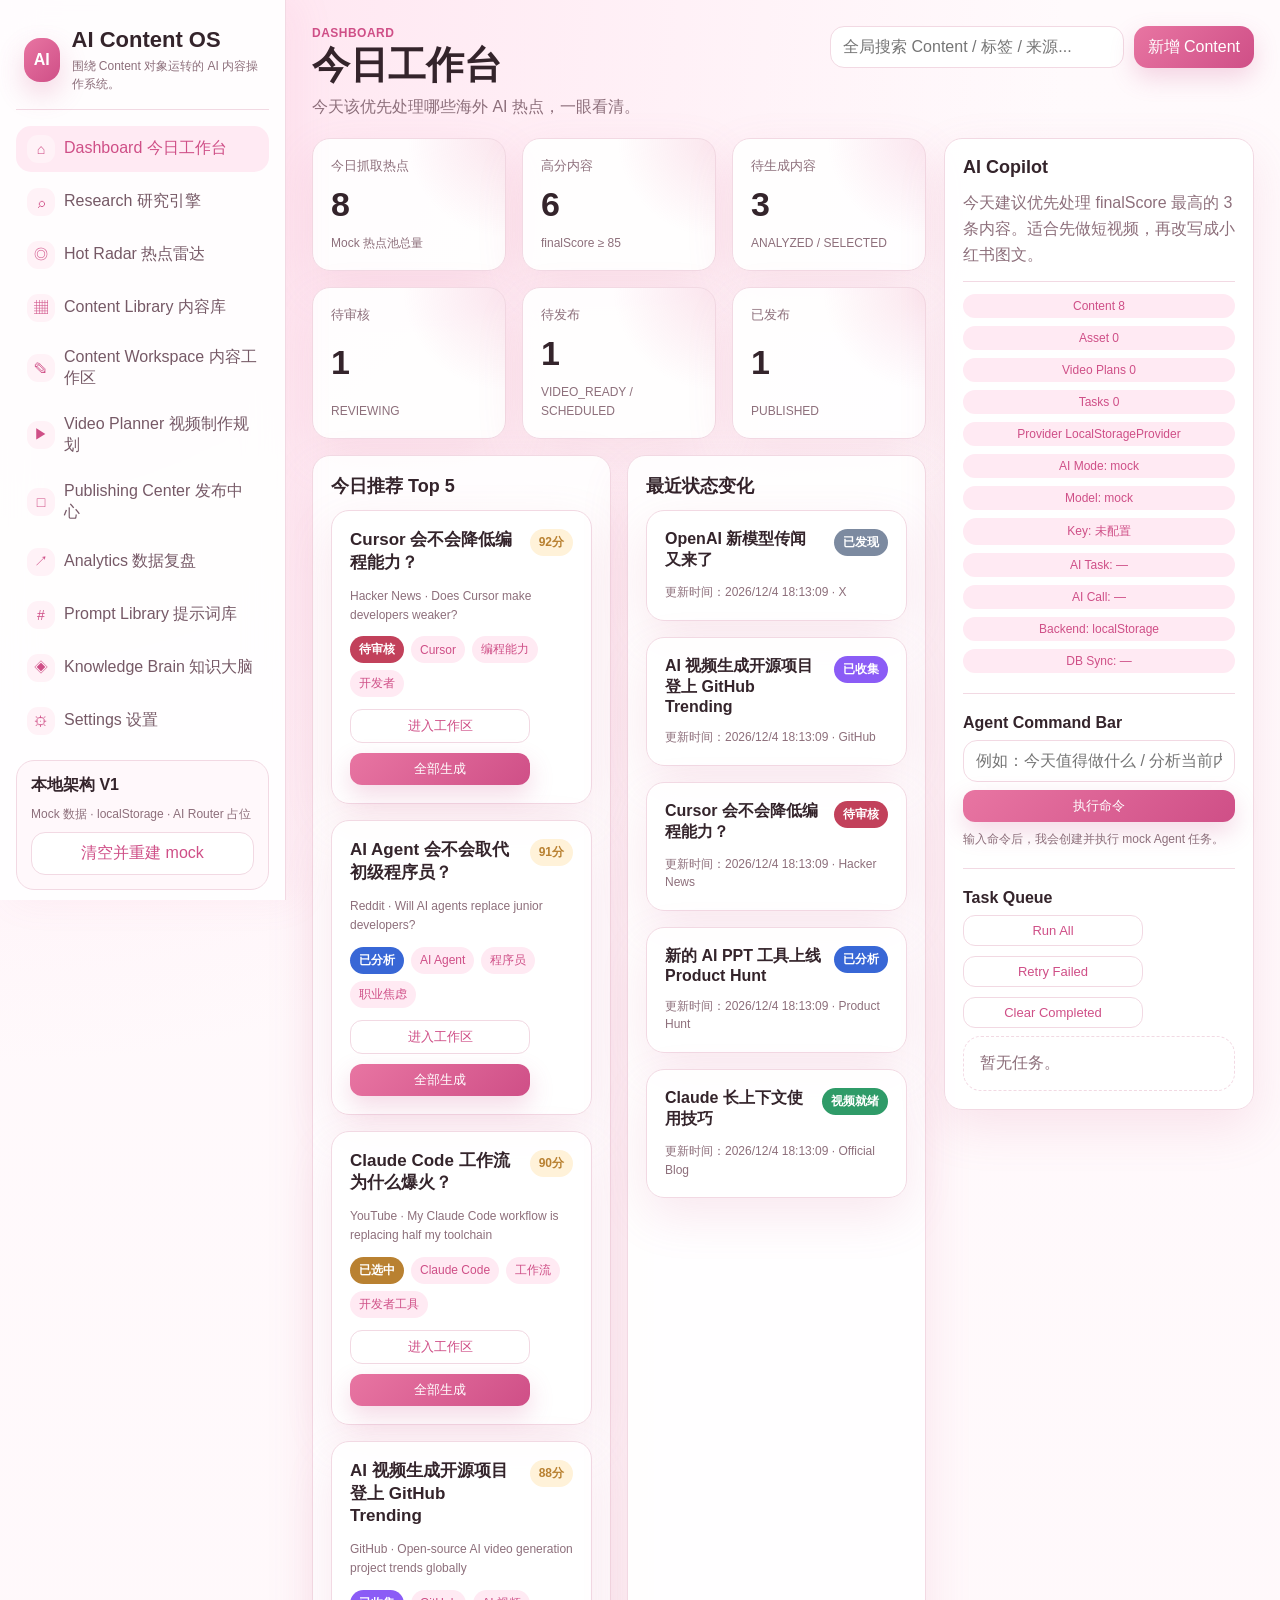
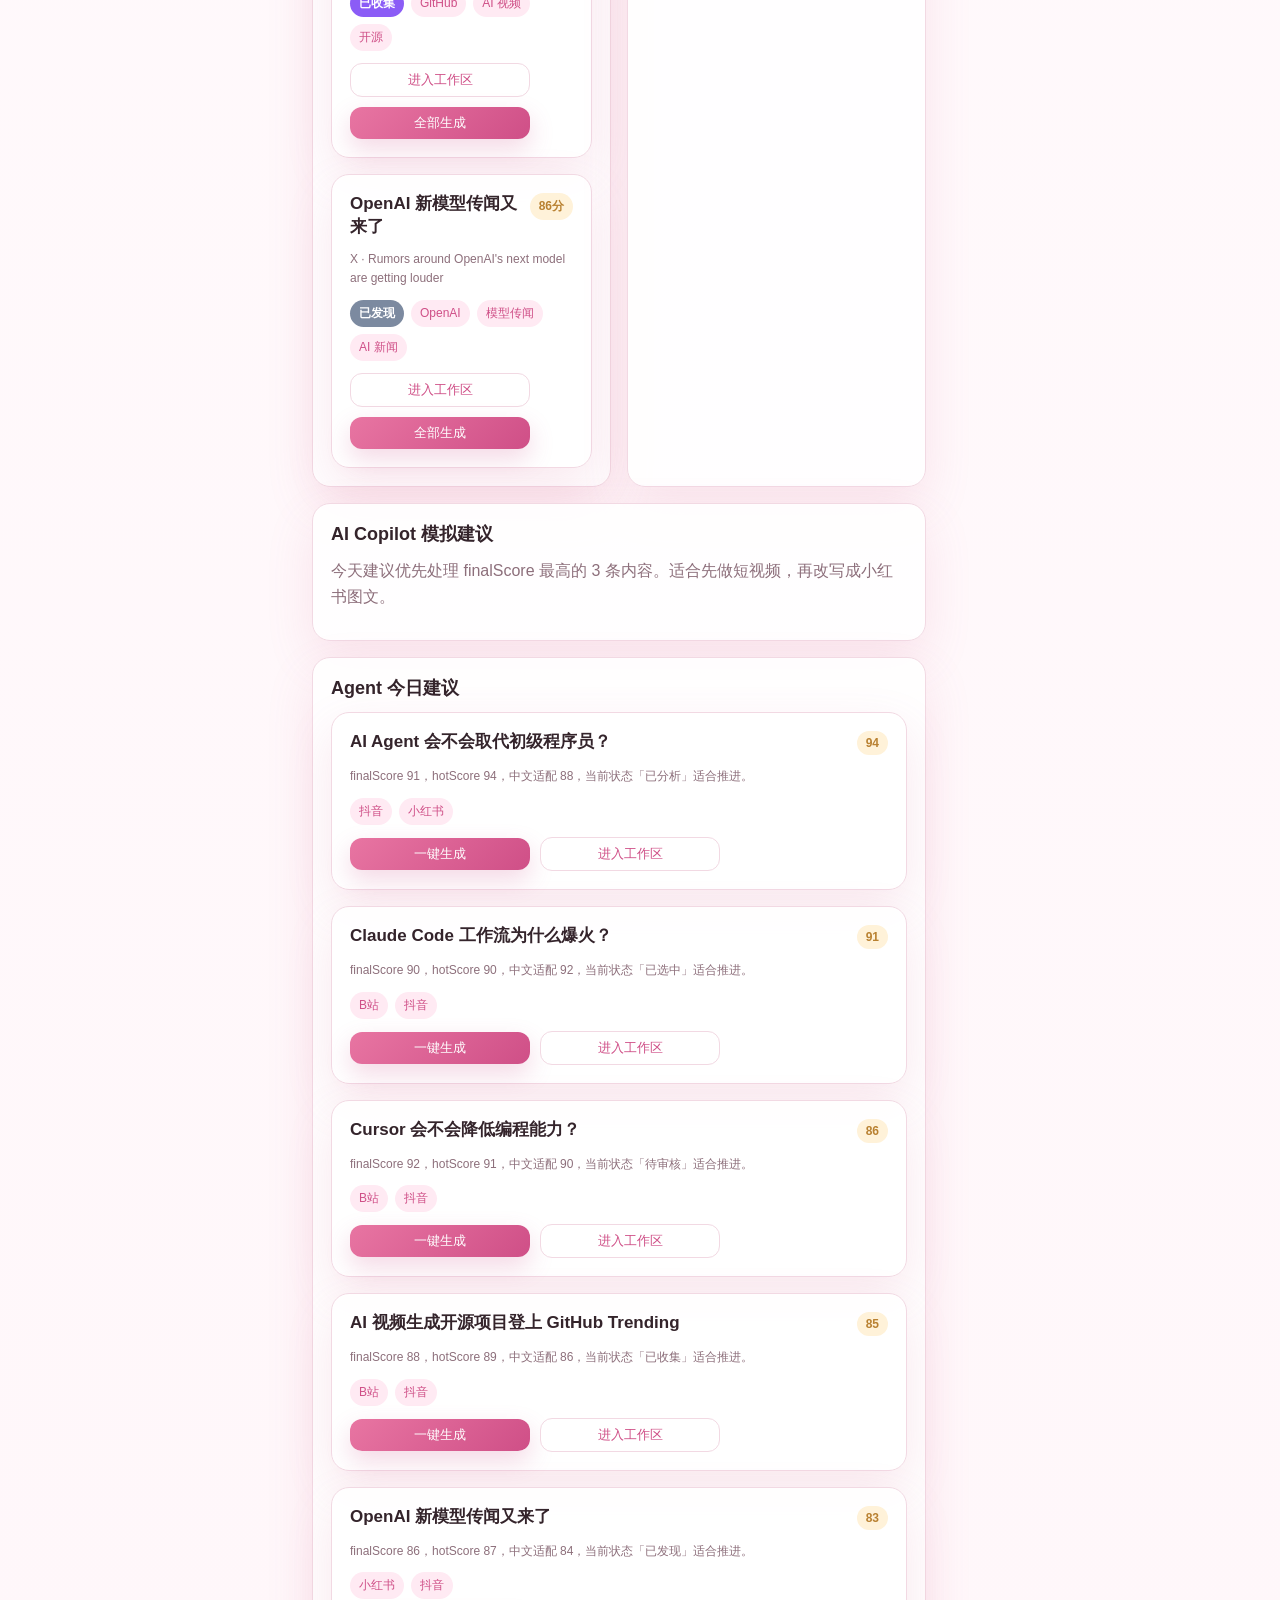
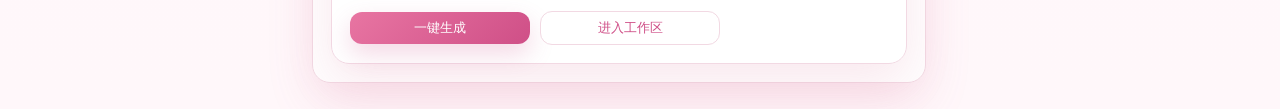
<file: index.html>
<!doctype html>
<html lang="zh-CN">
<head>
  <meta charset="utf-8" />
  <meta name="viewport" content="width=device-width, initial-scale=1" />
  <title>AI Content OS</title>
  <link rel="icon" href="data:image/svg+xml,%3Csvg xmlns='http://www.w3.org/2000/svg' viewBox='0 0 64 64'%3E%3Crect width='64' height='64' rx='18' fill='%23cf4f87'/%3E%3Ctext x='32' y='41' text-anchor='middle' font-size='28' font-family='Arial' font-weight='700' fill='white'%3EAI%3C/text%3E%3C/svg%3E" />
  <link rel="stylesheet" href="./app.css" />
</head>
<body>
  <div class="mobile-top">
    <button class="menu-btn" id="menuBtn" aria-label="打开导航">☰</button>
    <strong>AI Content OS</strong>
    <button class="btn ghost" id="mobileResetBtn">重置 mock</button>
  </div>
  <div class="overlay" id="overlay"></div>

  <div class="shell">
    <aside class="sidebar">
      <div class="brand">
        <span class="brand-mark">AI</span>
        <div>
          <h1>AI Content OS</h1>
          <p>围绕 Content 对象运转的 AI 内容操作系统。</p>
        </div>
      </div>
      <nav class="nav" id="nav"></nav>
      <div class="side-card">
        <strong>本地架构 V1</strong>
        <span>Mock 数据 · localStorage · AI Router 占位</span>
        <button class="btn ghost" id="resetMockBtn">清空并重建 mock</button>
      </div>
    </aside>

    <main class="main">
      <header class="topbar">
        <div>
          <p class="eyebrow" id="pageEyebrow">Dashboard</p>
          <h2 id="pageTitle">今日工作台</h2>
          <p id="pageSubtitle">今天该优先处理哪些海外 AI 热点，一眼看清。</p>
        </div>
        <div class="top-actions">
          <input id="globalSearch" placeholder="全局搜索 Content / 标签 / 来源..." />
          <button class="btn" id="newContentTopBtn">新增 Content</button>
        </div>
      </header>

      <div class="layout">
        <section class="content-area" id="app"></section>
        <aside class="copilot">
          <div class="card sticky">
            <h3>AI Copilot</h3>
            <p id="copilotText">今天建议优先处理 finalScore 最高的 3 条内容。适合先做短视频，再改写成小红书图文。</p>
            <div class="divider"></div>
            <div class="mini-stack" id="systemHealth"></div>
          </div>
        </aside>
      </div>
    </main>
  </div>

  <script src="./app.js"></script>
</body>
</html>
</file>
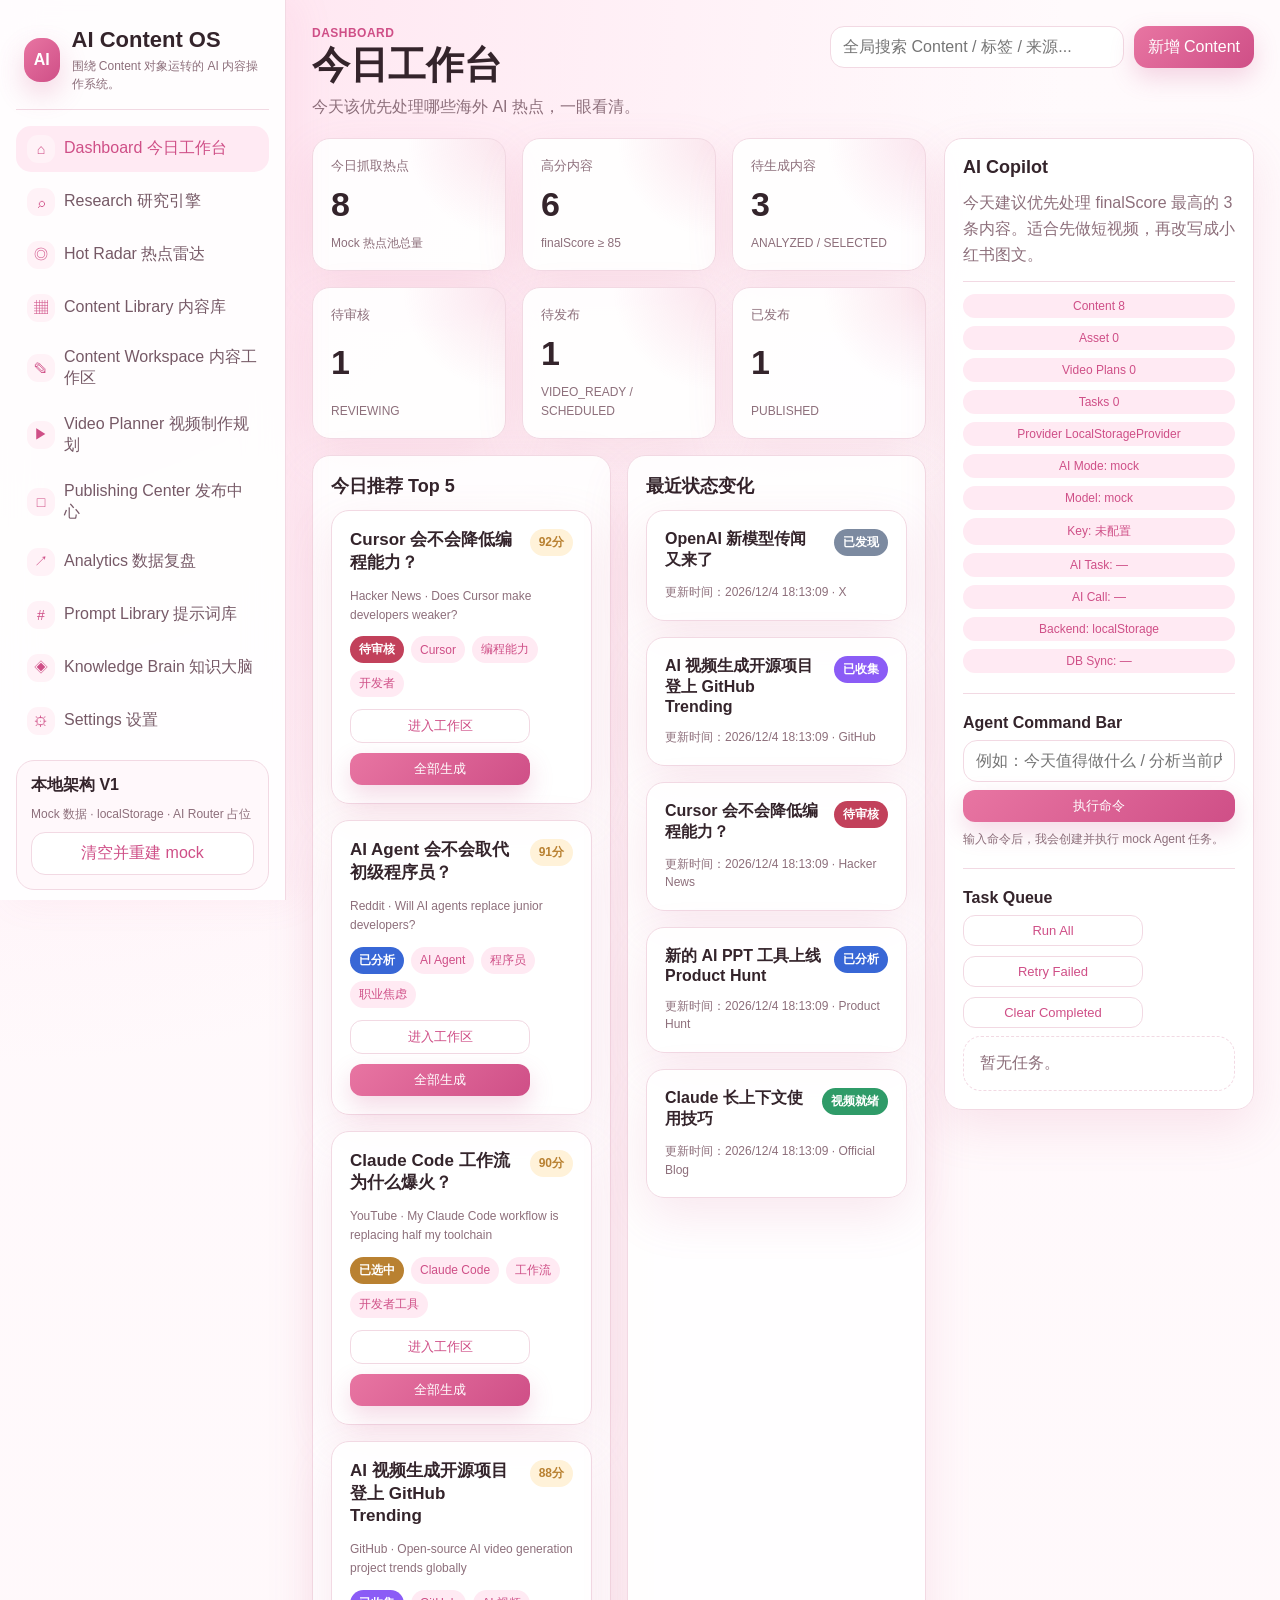
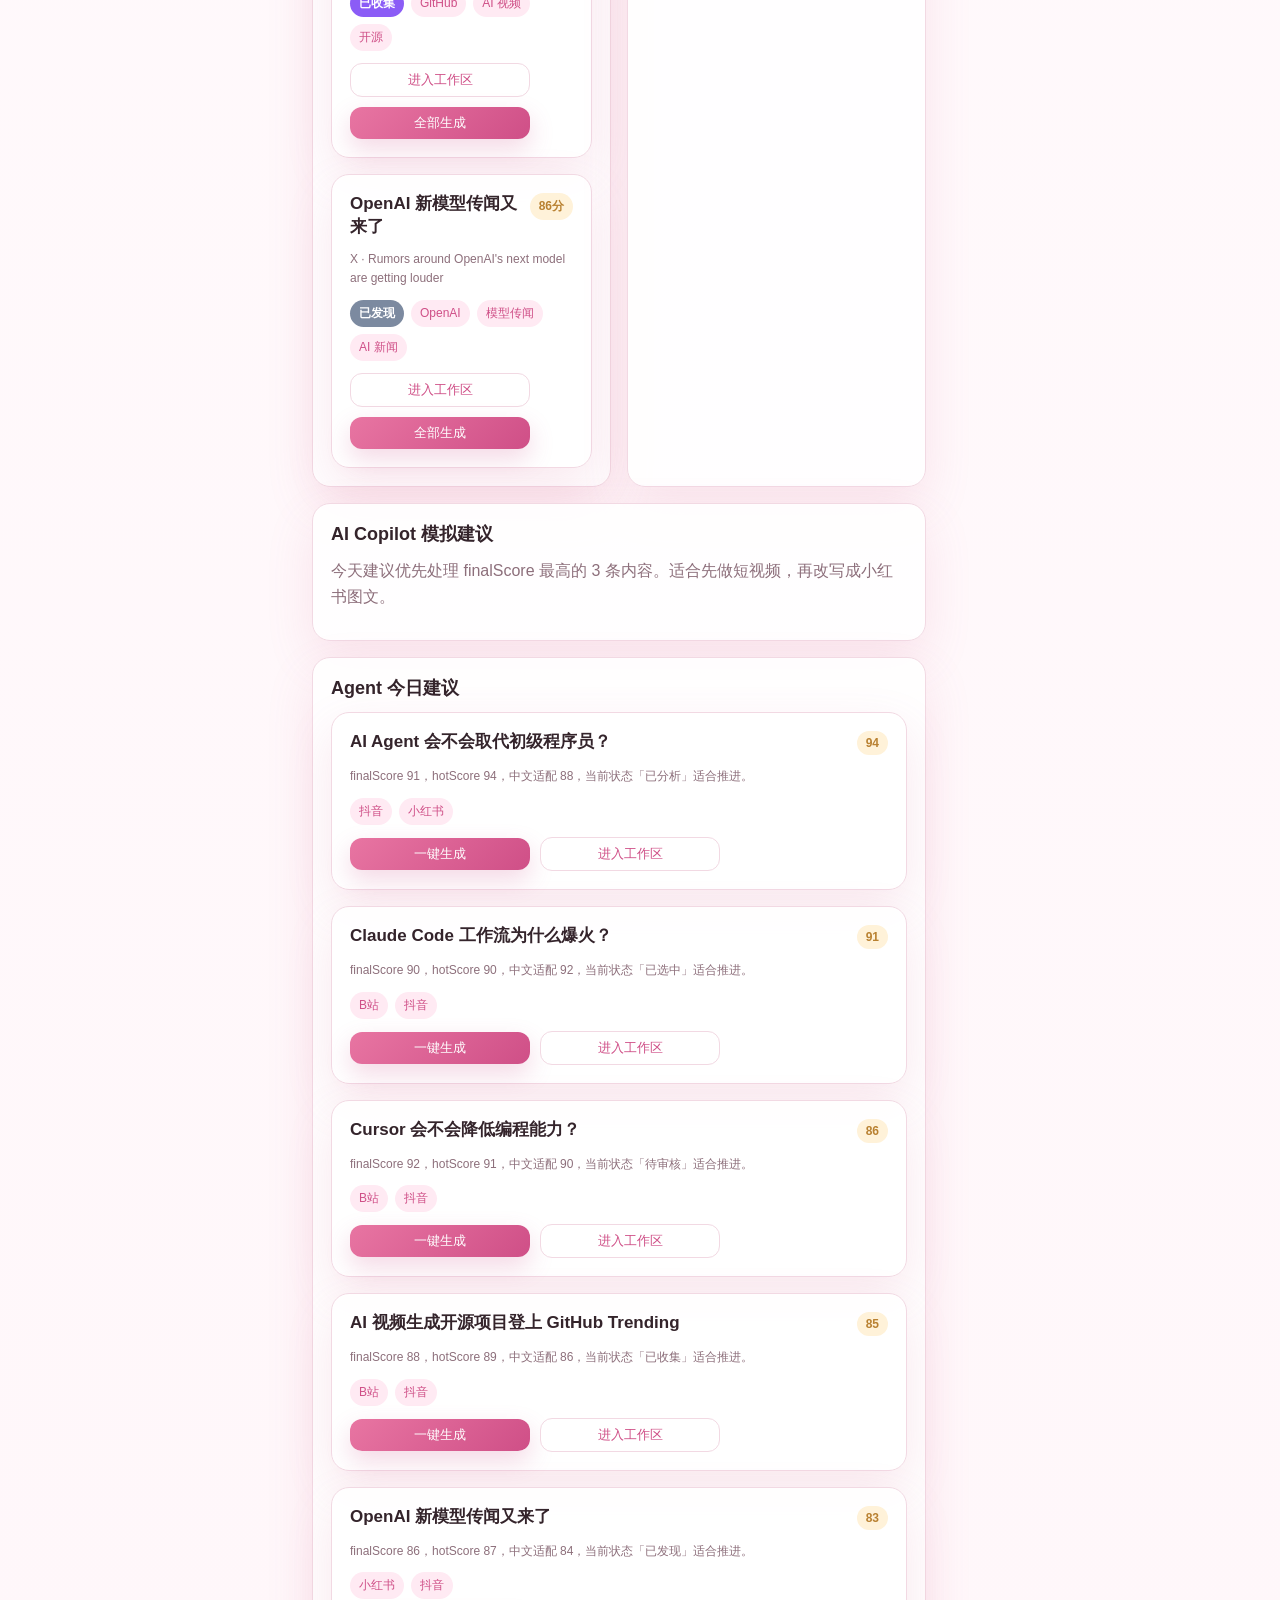
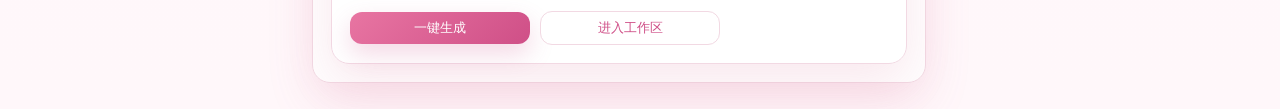
<file: AI-Bloger-Mobile-Offline.html>
<!doctype html>
<html lang="zh-CN">
<head>
  <meta charset="utf-8" />
  <meta name="viewport" content="width=device-width, initial-scale=1" />
  <title>AI Content OS</title>
  <link rel="stylesheet" href="./app.css" />
</head>
<body>
  <div class="mobile-top">
    <button class="menu-btn" id="menuBtn" aria-label="打开导航">☰</button>
    <strong>AI Content OS</strong>
    <button class="btn ghost" id="mobileResetBtn">重置 mock</button>
  </div>
  <div class="overlay" id="overlay"></div>

  <div class="shell">
    <aside class="sidebar">
      <div class="brand">
        <span class="brand-mark">AI</span>
        <div>
          <h1>AI Content OS</h1>
          <p>围绕 Content 对象运转的 AI 内容操作系统。</p>
        </div>
      </div>
      <nav class="nav" id="nav"></nav>
      <div class="side-card">
        <strong>本地架构 V1</strong>
        <span>Mock 数据 · localStorage · AI Router 占位</span>
        <button class="btn ghost" id="resetMockBtn">清空并重建 mock</button>
      </div>
    </aside>

    <main class="main">
      <header class="topbar">
        <div>
          <p class="eyebrow" id="pageEyebrow">Dashboard</p>
          <h2 id="pageTitle">今日工作台</h2>
          <p id="pageSubtitle">今天该优先处理哪些海外 AI 热点，一眼看清。</p>
        </div>
        <div class="top-actions">
          <input id="globalSearch" placeholder="全局搜索 Content / 标签 / 来源..." />
          <button class="btn" id="newContentTopBtn">新增 Content</button>
        </div>
      </header>

      <div class="layout">
        <section class="content-area" id="app"></section>
        <aside class="copilot">
          <div class="card sticky">
            <h3>AI Copilot</h3>
            <p id="copilotText">今天建议优先处理 finalScore 最高的 3 条内容。适合先做短视频，再改写成小红书图文。</p>
            <div class="divider"></div>
            <div class="mini-stack" id="systemHealth"></div>
          </div>
        </aside>
      </div>
    </main>
  </div>

  <script src="./app.js"></script>
</body>
</html>
</file>
<file: app.css>
:root {
  --bg: #fff7fa;
  --panel: #ffffff;
  --ink: #34242b;
  --muted: #8d6f7b;
  --line: #f2d9e3;
  --brand: #e875a2;
  --brand-strong: #cf4f87;
  --soft: #fff0f6;
  --soft-2: #fff8fb;
  --gold: #b98131;
  --green: #2f9b68;
  --blue: #3867d6;
  --orange: #d97706;
  --red: #c2415b;
  --shadow: 0 18px 48px rgba(214, 101, 145, .14);
  --radius: 18px;
}

* { box-sizing: border-box; }

body {
  margin: 0;
  min-height: 100vh;
  font-family: -apple-system, BlinkMacSystemFont, "Segoe UI", "PingFang SC", "Microsoft YaHei", sans-serif;
  color: var(--ink);
  background:
    radial-gradient(circle at top left, #ffe1ee 0, transparent 30%),
    linear-gradient(180deg, #fffafc 0%, var(--bg) 100%);
}

button, input, textarea, select { font: inherit; }
button { border: 0; cursor: pointer; }
input, textarea, select {
  width: 100%;
  border: 1px solid var(--line);
  border-radius: 14px;
  padding: 11px 12px;
  background: #fff;
  color: var(--ink);
  outline: none;
}
textarea { min-height: 108px; resize: vertical; line-height: 1.6; }
label { display: block; margin-bottom: 7px; color: #735461; font-size: 13px; font-weight: 700; }

.shell { display: grid; grid-template-columns: 286px minmax(0, 1fr); min-height: 100vh; }
.sidebar {
  position: sticky;
  top: 0;
  height: 100vh;
  padding: 20px 16px;
  background: rgba(255,255,255,.9);
  border-right: 1px solid var(--line);
  box-shadow: 12px 0 36px rgba(232, 117, 162, .08);
  display: flex;
  flex-direction: column;
  gap: 16px;
  backdrop-filter: blur(18px);
  z-index: 20;
  overflow-y: auto;
}
.brand { display: flex; gap: 12px; align-items: center; padding: 8px 8px 16px; border-bottom: 1px solid var(--line); }
.brand-mark {
  width: 44px; height: 44px; display: grid; place-items: center;
  border-radius: 16px; background: linear-gradient(135deg, var(--brand), var(--brand-strong));
  color: #fff; font-weight: 900; box-shadow: 0 12px 28px rgba(207,79,135,.24);
}
.brand h1 { margin: 0; font-size: 22px; line-height: 1.1; }
.brand p { margin: 6px 0 0; color: var(--muted); font-size: 12px; line-height: 1.45; }
.nav { display: grid; gap: 7px; }
.nav button {
  width: 100%;
  min-height: 44px;
  display: grid;
  grid-template-columns: 28px 1fr;
  gap: 9px;
  align-items: center;
  padding: 9px 11px;
  border-radius: 15px;
  background: transparent;
  color: #765966;
  text-align: left;
}
.nav button:hover, .nav button.active { background: #ffeaf3; color: var(--brand-strong); }
.icon {
  width: 28px; height: 28px; display: grid; place-items: center;
  border-radius: 11px; background: #fff2f7; color: var(--brand-strong); font-size: 14px;
}
.side-card {
  margin-top: auto;
  display: grid;
  gap: 9px;
  padding: 14px;
  border: 1px solid var(--line);
  border-radius: var(--radius);
  background: var(--soft-2);
}
.side-card span { color: var(--muted); font-size: 12px; line-height: 1.5; }

.main { min-width: 0; padding: 26px; }
.topbar {
  display: flex;
  justify-content: space-between;
  gap: 18px;
  align-items: flex-start;
  margin-bottom: 18px;
}
.eyebrow { margin: 0 0 5px; color: var(--brand-strong); font-weight: 800; letter-spacing: .04em; text-transform: uppercase; font-size: 12px; }
.topbar h2 { margin: 0; font-size: clamp(28px, 4vw, 38px); line-height: 1.1; }
.topbar p:last-child { margin: 8px 0 0; color: var(--muted); line-height: 1.55; max-width: 760px; }
.top-actions { width: min(520px, 45%); display: grid; grid-template-columns: minmax(0, 1fr) auto; gap: 10px; }
.layout { display: grid; grid-template-columns: minmax(0, 1fr) 310px; gap: 18px; align-items: start; }
.content-area { min-width: 0; display: grid; gap: 16px; }
.copilot { min-width: 0; }
.sticky { position: sticky; top: 22px; }

.mobile-top {
  display: none;
  align-items: center;
  justify-content: space-between;
  gap: 12px;
  padding: 12px 14px;
  border-bottom: 1px solid var(--line);
  background: rgba(255,255,255,.9);
  position: sticky;
  top: 0;
  z-index: 19;
  backdrop-filter: blur(16px);
}
.menu-btn {
  width: 42px; height: 42px; border-radius: 14px;
  background: var(--soft); color: var(--brand-strong);
  border: 1px solid var(--line); font-size: 20px;
}
.overlay { display: none; position: fixed; inset: 0; background: rgba(52,36,43,.25); z-index: 18; }

.card {
  min-width: 0;
  padding: 18px;
  border: 1px solid var(--line);
  border-radius: var(--radius);
  background: rgba(255,255,255,.9);
  box-shadow: var(--shadow);
}
.card h3 { margin: 0 0 12px; font-size: 18px; }
.card p { color: var(--muted); line-height: 1.65; margin: 0 0 12px; }
.grid { display: grid; gap: 16px; }
.two { grid-template-columns: repeat(2, minmax(0, 1fr)); }
.three { grid-template-columns: repeat(3, minmax(0, 1fr)); }
.four { grid-template-columns: repeat(4, minmax(0, 1fr)); }
.workspace-grid { grid-template-columns: 1fr 1.12fr 1fr; }
.content-studio-list { max-height: 72vh; overflow: auto; padding-right: 2px; }
.content-editor-card { align-content: start; }
.studio-body { min-height: 360px; }
.form-grid { display: grid; grid-template-columns: repeat(3, minmax(0, 1fr)); gap: 12px; align-items: end; }
.form-grid.single { grid-template-columns: 1fr; }
.span-2 { grid-column: span 2; }
.span-all { grid-column: 1 / -1; }

.btn {
  border-radius: 14px;
  padding: 10px 14px;
  background: linear-gradient(135deg, var(--brand), var(--brand-strong));
  color: #fff;
  box-shadow: 0 10px 24px rgba(207, 79, 135, .22);
  white-space: nowrap;
}
.btn.ghost { background: #fff; color: var(--brand-strong); border: 1px solid var(--line); box-shadow: none; }
.btn.small { padding: 7px 10px; border-radius: 12px; font-size: 13px; }
.btn.danger { background: #fff1f3; color: var(--red); border: 1px solid #ffd4dc; box-shadow: none; }
.btn:disabled { opacity: .48; cursor: not-allowed; box-shadow: none; }
.toolbar { display: flex; flex-wrap: wrap; gap: 10px; align-items: center; }
.toolbar > * { flex: 0 1 180px; }
.toolbar .grow { flex: 1 1 260px; }
.view-toggle button.active { background: #ffeaf3; color: var(--brand-strong); }

.stat {
  min-height: 118px;
  display: grid;
  gap: 10px;
  align-content: space-between;
  background:
    radial-gradient(circle at top right, rgba(232,117,162,.18), transparent 42%),
    rgba(255,255,255,.92);
}
.stat b { font-size: 34px; }
.stat span { color: var(--muted); font-size: 13px; }

.item-card {
  display: grid;
  gap: 12px;
  min-width: 0;
}
.research-layout {
  display: grid;
  grid-template-columns: 240px minmax(320px, 1fr) minmax(300px, 390px);
  gap: 16px;
  align-items: start;
}
.research-filter,
.research-detail {
  min-width: 0;
}
.research-list {
  min-width: 0;
}
.topic-card {
  width: 100%;
  display: grid;
  gap: 12px;
  min-width: 0;
  padding: 16px;
  border: 1px solid var(--line);
  border-radius: var(--radius);
  background: rgba(255,255,255,.92);
  color: var(--ink);
  text-align: left;
  box-shadow: 0 10px 26px rgba(214, 101, 145, .08);
}
.topic-card:hover,
.topic-card.active {
  border-color: #efabc7;
  background: #fff3f8;
}
.item-head { display: flex; justify-content: space-between; gap: 12px; align-items: flex-start; }
.item-title { margin: 0; font-size: 17px; line-height: 1.35; overflow-wrap: anywhere; }
.meta { color: var(--muted); font-size: 12px; line-height: 1.55; overflow-wrap: anywhere; }
.chips { display: flex; gap: 7px; flex-wrap: wrap; }
.chip, .score, .status {
  display: inline-flex;
  align-items: center;
  justify-content: center;
  padding: 5px 9px;
  border-radius: 999px;
  background: #ffeaf3;
  color: var(--brand-strong);
  font-size: 12px;
  white-space: nowrap;
}
.score { background: #fff2d9; color: var(--gold); font-weight: 800; }
.status { color: #fff; font-weight: 800; }
.status.discovered { background: #7c8aa0; }
.status.collected { background: #8b5cf6; }
.status.analyzing { background: #0ea5e9; }
.status.analyzed { background: #3867d6; }
.status.selected { background: #b98131; }
.status.draft { background: #7c8aa0; }
.status.in_review { background: #0ea5e9; }
.status.changes_requested { background: #d97706; }
.status.approved { background: #15803d; }
.status.ready_to_publish { background: #0f766e; }
.status.writing { background: #d97706; }
.status.reviewing { background: #c2415b; }
.status.video_ready { background: #2f9b68; }
.status.scheduled { background: #0f766e; }
.status.ready { background: #2f9b68; }
.status.published { background: #15803d; }
.status.cancelled { background: #6b7280; }
.status.tracking { background: #4f46e5; }
.status.archived { background: #6b7280; }
.status.normalized { background: #0ea5e9; }
.status.duplicate { background: #6b7280; }
.status.scoring { background: #d97706; }
.status.scored { background: #b98131; }
.status.converted { background: #15803d; }
.status.failed { background: #c2415b; }
.status.forming { background: #8b5cf6; }
.status.ready { background: #0ea5e9; }
.status.analyzed { background: #3867d6; }
.status.analyzing { background: #0ea5e9; }
.status.not_started { background: #7c8aa0; }
.status.completed,
.status.done { background: #15803d; }
.status.pending { background: #d97706; }
.status.skipped { background: #6b7280; }
.status.candidate { background: #7c8aa0; }
.status.saved { background: #3867d6; }
.status.rejected { background: #c2415b; }
.status.developed { background: #15803d; }

.opportunity-layout { align-items: start; }
.opportunity-detail { min-width: 0; overflow-wrap: anywhere; }
.opportunity-score-grid {
  display: grid;
  grid-template-columns: repeat(2, minmax(0, 1fr));
  gap: 8px;
  margin: 10px 0;
}
.opportunity-score-grid > div {
  display: flex;
  justify-content: space-between;
  gap: 8px;
  padding: 8px 10px;
  border: 1px solid var(--line);
  border-radius: 12px;
  background: #fff;
  font-size: 12px;
}
.opportunity-detail .knowledge-context-item {
  display: grid;
  justify-content: stretch;
  margin-top: 8px;
}
.text-button {
  padding: 0;
  border: 0;
  background: transparent;
  color: var(--brand);
  text-align: left;
  font: inherit;
  font-weight: 700;
  cursor: pointer;
}
.error-text { color: #a61b45; border-color: rgba(194,65,91,.35); }

.tracking-timeline {
  display: grid;
  gap: 10px;
  margin: 12px 0;
}
.tracking-point {
  display: grid;
  gap: 8px;
  min-width: 0;
  padding: 12px;
  border: 1px solid var(--line);
  border-radius: 15px;
  background: #fff;
}
.tracking-point.done { border-color: rgba(47,155,104,.28); background: #f4fff9; }
.tracking-point.pending { border-color: rgba(217,119,6,.25); background: #fffaf0; }
.tracking-point.skipped { background: #f8fafc; }
.experience-card {
  display: grid;
  gap: 8px;
  min-width: 0;
  padding: 12px;
  border: 1px solid var(--line);
  border-radius: 15px;
  background: #fff;
}
.note-block {
  margin: 10px 0 0;
  padding: 12px;
  border: 1px solid var(--line);
  border-radius: 14px;
  background: #fff8fb;
  color: var(--ink);
  white-space: pre-wrap;
  overflow-wrap: anywhere;
  font-size: 13px;
  line-height: 1.6;
}

.knowledge-brain { display: grid; gap: 16px; min-width: 0; }
.knowledge-body { min-height: 190px; }
.knowledge-filters { position: sticky; top: 12px; z-index: 3; }
.knowledge-type {
  display: inline-flex;
  align-items: center;
  padding: 5px 9px;
  border-radius: 999px;
  background: #eef2ff;
  color: #4f46e5;
  font-size: 12px;
  font-weight: 800;
  white-space: nowrap;
}
.knowledge-entry.archived { opacity: .68; background: #fafafa; }
.knowledge-summary { white-space: pre-wrap; overflow-wrap: anywhere; }
.knowledge-trust-note,
.knowledge-inference-warning {
  margin-top: 12px;
  padding: 10px 12px;
  border-radius: 14px;
  border: 1px solid #f4c77d;
  background: #fff8e8;
  color: #8a5610;
  font-size: 12px;
  line-height: 1.55;
}
.knowledge-inference-warning { margin-top: 0; }
.knowledge-context-group { display: grid; gap: 7px; }
.knowledge-context-group.inference {
  padding: 10px;
  border-radius: 14px;
  border: 1px solid #f4c77d;
  background: #fffaf0;
}
.knowledge-context-item {
  width: 100%;
  display: flex;
  justify-content: space-between;
  align-items: center;
  gap: 8px;
  padding: 9px 10px;
  border: 1px solid var(--line);
  border-radius: 13px;
  background: #fff;
  color: var(--ink);
  text-align: left;
}
.knowledge-context-item span:first-child { min-width: 0; overflow-wrap: anywhere; }
.creator-memory-reference { min-width: 0; }

.video-planner-toolbar { margin-bottom: 16px; }
.video-planner-layout {
  display: grid;
  grid-template-columns: minmax(220px, 280px) minmax(0, 1fr);
  gap: 16px;
  align-items: start;
}
.video-plan-sidebar { position: sticky; top: 12px; max-height: calc(100vh - 40px); overflow: auto; }
.video-planner-main { min-width: 0; display: grid; gap: 16px; }
.video-stage-card { display: grid; gap: 14px; }
.video-stage-card.stage-complete { border-color: rgba(47,155,104,.25); }
.stage-kicker { color: var(--brand-strong); font-size: 11px; font-weight: 900; letter-spacing: .08em; text-transform: uppercase; }
.video-stage-card h2 { margin: 2px 0 0; font-size: clamp(22px, 3vw, 30px); overflow-wrap: anywhere; }
.video-plan-fields, .shot-editor-grid { grid-template-columns: repeat(2, minmax(0, 1fr)); align-items: start; }
.version-binding { display: flex; flex-wrap: wrap; gap: 8px; color: var(--muted); font-size: 12px; }
.version-binding span { padding: 6px 9px; border-radius: 10px; background: var(--soft-2); border: 1px solid var(--line); }
.version-warning, .warning-card { border-color: #f4c77d; background: #fffaf0; color: #8a5610; }
.version-warning p { margin-top: 8px; color: #8a5610; }
.shot-list { display: grid; gap: 14px; }
.shot-editor { min-width: 0; display: grid; gap: 14px; padding: 16px; border: 1px solid var(--line); border-radius: var(--radius); background: #fff8fb; }
.shot-number { display: inline-flex; padding: 6px 9px; margin-right: 8px; border-radius: 10px; background: #34242b; color: #fff; font-size: 11px; font-weight: 900; letter-spacing: .05em; }
.shot-prompt-panel { display: grid; gap: 12px; padding: 14px; border: 1px solid #e7d8ff; border-radius: 16px; background: #fbf9ff; }
.shot-execution-panel { display: grid; gap: 12px; padding: 14px; border: 1px solid #cfe0f5; border-radius: 16px; background: #f7fbff; min-width: 0; }
.video-execution-form { grid-template-columns: repeat(2, minmax(0, 1fr)); }
.danger-text { color: var(--red); overflow-wrap: anywhere; }
.shot-assets-panel { display: grid; gap: 12px; padding: 14px; border: 1px solid #dce9e3; border-radius: 16px; background: #f8fffb; }
.shot-assets-grid { display: grid; grid-template-columns: repeat(2, minmax(0, 1fr)); gap: 14px; align-items: start; }
.shot-assets-grid > section { min-width: 0; display: grid; gap: 10px; }
.video-asset-form { grid-template-columns: repeat(2, minmax(0, 1fr)); }
.asset-result-card { min-width: 0; padding: 11px; border: 1px solid var(--line); border-radius: 13px; background: #fff; overflow-wrap: anywhere; }
.asset-result-card.selected-result { border-color: #7ac79d; box-shadow: 0 0 0 2px rgba(47,155,104,.09); }
.reuse-reference { display: grid; grid-template-columns: minmax(0, 1fr) auto; gap: 8px; }
.prompt-textarea { min-height: 150px; }
.studio-body.compact { min-height: 180px; }
.toolbar.compact > * { flex: 0 0 auto; }
.btn.icon { width: 34px; min-width: 34px; padding: 7px; }
.pill { display: inline-flex; padding: 5px 9px; border-radius: 999px; font-size: 12px; font-weight: 800; }
.pill.success { background: #e8f8ef; color: #15803d; }
.pill.danger { background: #fff1f3; color: var(--red); }

.cluster-topic-row {
  display: grid;
  gap: 8px;
  padding: 10px;
  border: 1px solid var(--line);
  border-radius: 14px;
  background: rgba(255,255,255,.8);
  min-width: 0;
}
.cluster-topic-row > span { overflow-wrap: anywhere; }

.table-wrap { overflow-x: auto; border: 1px solid var(--line); border-radius: var(--radius); background: #fff; }
table { width: 100%; border-collapse: collapse; min-width: 760px; }
th, td { padding: 12px; border-bottom: 1px solid var(--line); text-align: left; vertical-align: top; }
th { color: #735461; font-size: 12px; background: #fff8fb; }
td { font-size: 14px; }

.empty { padding: 16px; border: 1px dashed var(--line); border-radius: var(--radius); background: #fff; color: var(--muted); }
.divider { height: 1px; background: var(--line); margin: 12px 0; }
.mini-stack { display: grid; gap: 8px; }
.progress {
  height: 10px;
  border-radius: 999px;
  background: #f6dce7;
  overflow: hidden;
}
.progress i { display: block; height: 100%; background: linear-gradient(135deg, var(--brand), var(--green)); }
.checks { display: grid; grid-template-columns: repeat(2, minmax(0, 1fr)); gap: 8px; }
.checks label { display: flex; gap: 8px; align-items: center; font-weight: 600; margin: 0; }
.checks input { width: auto; }

@media (max-width: 1180px) {
  .layout { grid-template-columns: 1fr; }
  .research-layout { grid-template-columns: 1fr; }
  .copilot { order: -1; }
  .sticky { position: static; }
  .four { grid-template-columns: repeat(2, minmax(0, 1fr)); }
  .workspace-grid { grid-template-columns: 1fr; }
  .knowledge-filters { position: static; }
  .video-planner-layout { grid-template-columns: 1fr; }
  .video-plan-sidebar { position: static; max-height: none; }
}

@media (max-width: 820px) {
  .mobile-top { display: flex; }
  .shell { display: block; }
  .sidebar {
    position: fixed;
    left: 0;
    top: 0;
    width: min(86vw, 320px);
    transform: translateX(-105%);
    transition: transform .2s ease;
  }
  body.nav-open .sidebar { transform: translateX(0); }
  body.nav-open .overlay { display: block; }
  .main { padding: 18px 14px 30px; }
  .topbar { display: grid; }
  .top-actions { width: 100%; grid-template-columns: 1fr; }
  .two, .three, .four, .form-grid { grid-template-columns: 1fr; }
  .span-2 { grid-column: auto; }
  .toolbar > * { flex: 1 1 100%; }
  .btn { width: 100%; }
  .item-head { display: grid; }
  .checks { grid-template-columns: 1fr; }
  .opportunity-score-grid { grid-template-columns: 1fr; }
  .video-plan-fields, .shot-editor-grid { grid-template-columns: 1fr; }
  .shot-editor .span-2, .video-plan-fields .span-2 { grid-column: auto; }
  .shot-assets-grid, .video-asset-form, .video-execution-form, .reuse-reference { grid-template-columns: 1fr; }
}
</file>
